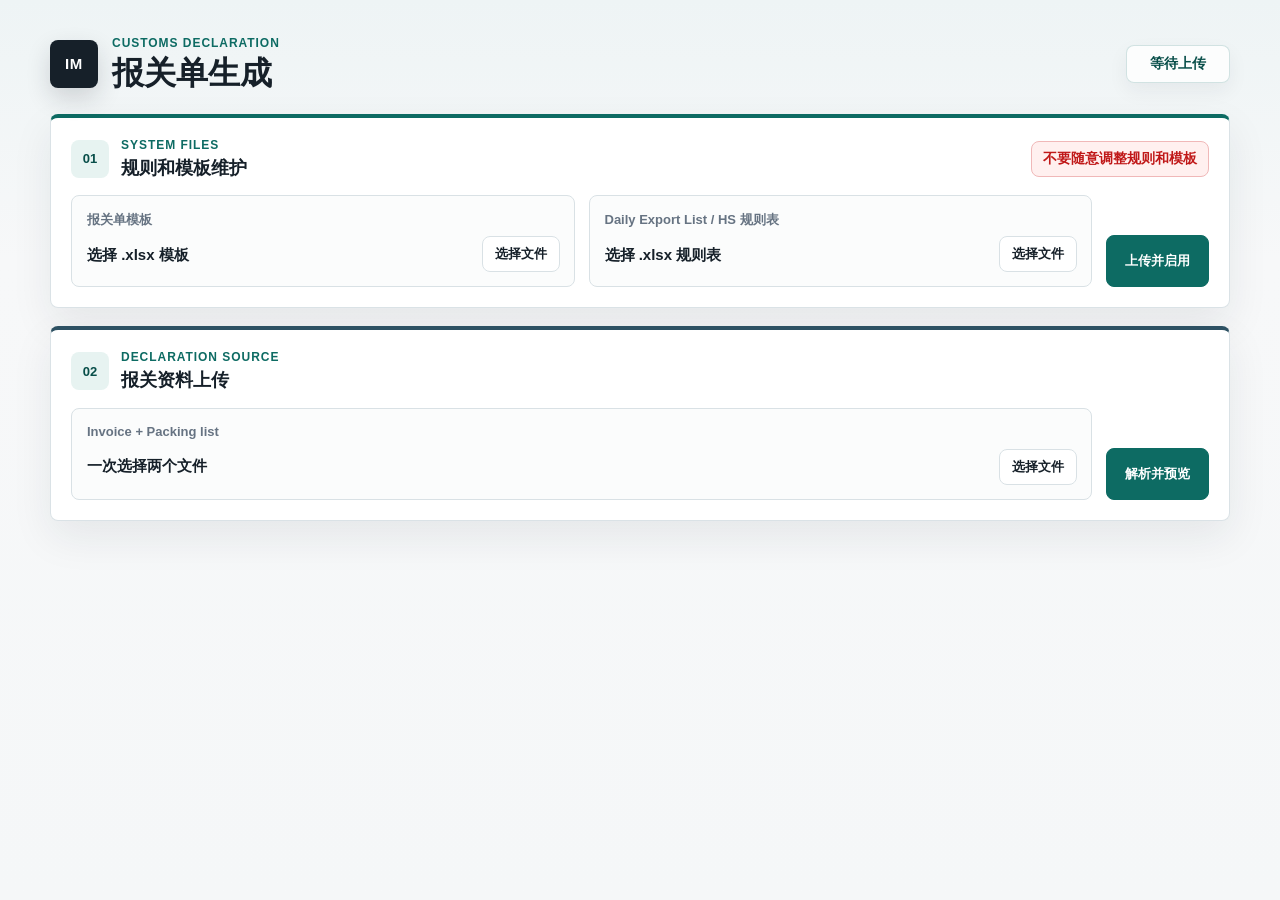
<file: static/index.html>
<!doctype html>
<html lang="zh-CN">
<head>
  <meta charset="utf-8">
  <meta name="viewport" content="width=device-width, initial-scale=1">
  <title>报关单生成</title>
  <link rel="stylesheet" href="/static/styles.css">
</head>
<body>
  <main class="shell">
    <section class="workspace">
      <header class="topbar">
        <div class="brand-lockup">
          <span class="brand-mark">IM</span>
          <div>
            <p class="eyebrow">Customs Declaration</p>
            <h1>报关单生成</h1>
          </div>
        </div>
        <span class="status" id="status">等待上传</span>
      </header>

      <section class="panel admin-panel" id="adminPanel">
        <div class="section-head">
          <div class="section-title">
            <span class="section-index">01</span>
            <div>
              <p class="section-kicker">System Files</p>
              <h2>规则和模板维护</h2>
            </div>
          </div>
          <span class="danger-note">不要随意调整规则和模板</span>
        </div>
        <form id="adminForm" class="admin-form">
          <div class="maintenance-grid">
            <label class="file-drop">
              <span>报关单模板</span>
              <strong id="templateName">选择 .xlsx 模板</strong>
              <input id="template" name="template" type="file" accept=".xlsx">
            </label>

            <label class="file-drop">
              <span>Daily Export List / HS 规则表</span>
              <strong id="rulesName">选择 .xlsx 规则表</strong>
              <input id="rules" name="rules" type="file" accept=".xlsx">
            </label>

            <button class="primary" type="submit">上传并启用</button>
          </div>
        </form>
        <pre class="admin-result" id="adminResult" hidden></pre>
      </section>

      <section class="panel upload-panel">
        <div class="section-head">
          <div class="section-title">
            <span class="section-index">02</span>
            <div>
              <p class="section-kicker">Declaration Source</p>
              <h2>报关资料上传</h2>
            </div>
          </div>
        </div>
        <form id="uploadForm">
          <label class="file-drop">
            <span>Invoice + Packing list</span>
            <strong id="documentsName">一次选择两个文件</strong>
            <input id="documents" name="documents" type="file" accept=".xls,.xlsx" multiple required>
          </label>
          <button class="primary" type="submit">解析并预览</button>
        </form>
      </section>

      <section class="summary-grid" id="summary" hidden>
        <div class="metric">
          <span>合同号</span>
          <strong data-field="contractNo">-</strong>
        </div>
        <div class="metric">
          <span>件数</span>
          <strong data-field="packageCount">-</strong>
        </div>
        <div class="metric">
          <span>毛重</span>
          <strong data-field="grossWeight">-</strong>
        </div>
        <div class="metric">
          <span>净重</span>
          <strong data-field="netWeight">-</strong>
        </div>
        <div class="metric">
          <span>总数量</span>
          <strong data-field="totalQuantity">-</strong>
        </div>
        <div class="metric">
          <span>总金额</span>
          <strong data-field="totalAmount">-</strong>
        </div>
      </section>

      <section class="panel" id="previewPanel" hidden>
        <div class="panel-title">
          <h2>预览</h2>
          <div class="panel-actions">
            <button class="secondary" id="previewToggle" type="button" aria-expanded="true">收起预览</button>
            <button class="primary" id="generateBtn" type="button">生成并下载</button>
          </div>
        </div>
        <div id="previewBody">
          <div class="details">
            <div><span>境外收货人</span><strong id="consignee">-</strong></div>
            <div><span>成交方式</span><strong id="tradeTerm">-</strong></div>
            <div><span>币制</span><strong id="currency">-</strong></div>
          </div>
          <div class="warnings" id="warnings" hidden></div>
          <div class="table-wrap">
            <table>
              <thead>
                <tr>
                  <th>项号</th>
                  <th>HS Code</th>
                  <th>商品名称</th>
                  <th>品牌</th>
                  <th>数量</th>
                  <th>净重</th>
                  <th>金额</th>
                  <th>币制</th>
                </tr>
              </thead>
              <tbody id="lines"></tbody>
            </table>
          </div>
        </div>
      </section>
    </section>
  </main>
  <script src="/static/app.js"></script>
</body>
</html>
</file>
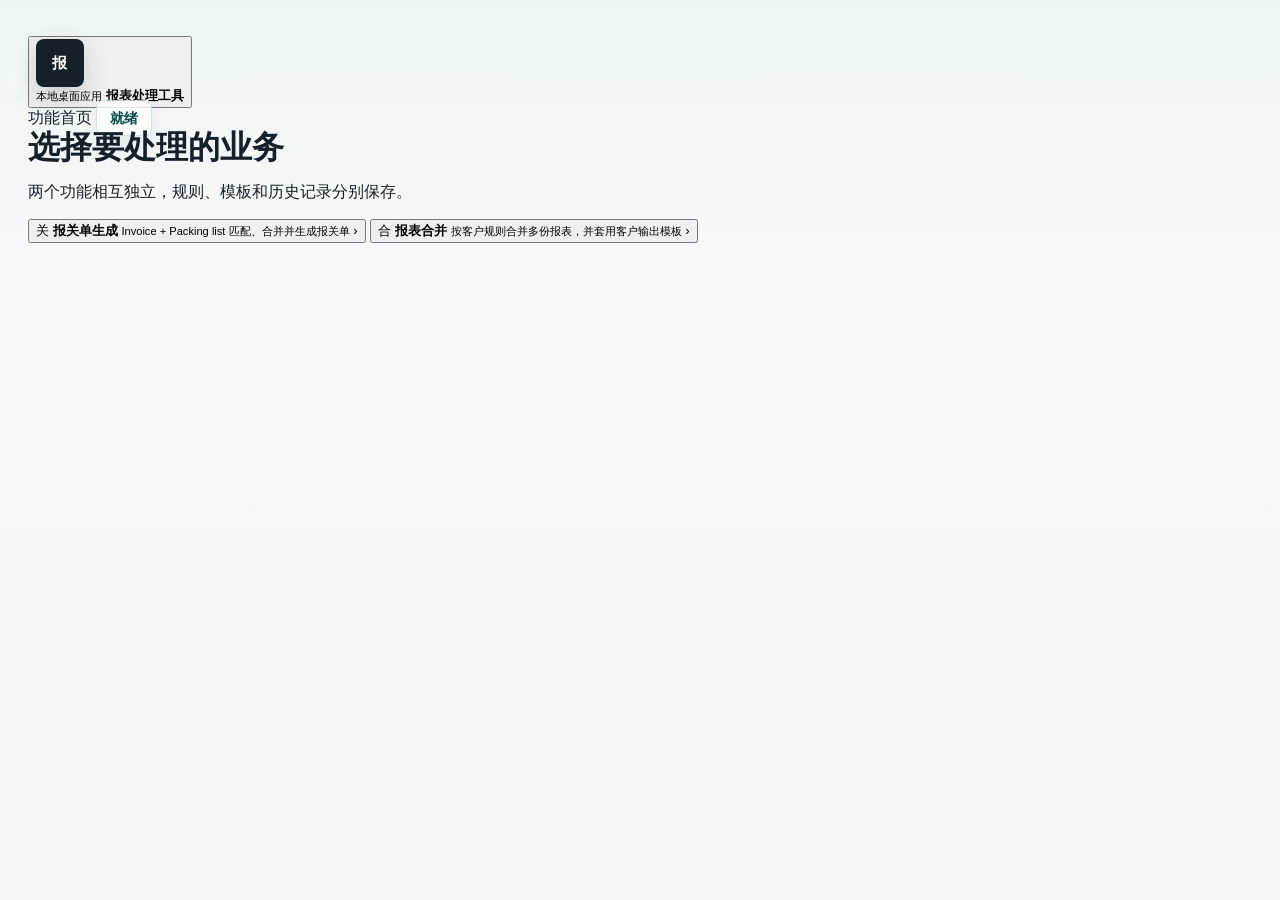
<file: local_desktop_app/static/index.html>
<!doctype html>
<html lang="zh-CN">
<head>
  <meta charset="utf-8">
  <meta name="viewport" content="width=device-width, initial-scale=1">
  <title>报表处理工具</title>
  <link rel="stylesheet" href="/static/styles.css">
</head>
<body>
  <main class="shell">
    <header class="app-header">
      <button class="brand-button" id="homeButton" type="button" title="返回功能首页">
        <span class="brand-mark">报</span>
        <span>
          <small>本地桌面应用</small>
          <strong>报表处理工具</strong>
        </span>
      </button>
      <div class="header-right">
        <span class="breadcrumb" id="breadcrumb">功能首页</span>
        <span class="status" id="status">就绪</span>
      </div>
    </header>

    <section class="home-view" id="homeView">
      <div class="home-heading">
        <h1>选择要处理的业务</h1>
        <p>两个功能相互独立，规则、模板和历史记录分别保存。</p>
      </div>
      <div class="entry-grid">
        <button class="entry-card declaration-entry" type="button" data-open-module="declaration">
          <span class="entry-icon">关</span>
          <span class="entry-copy">
            <strong>报关单生成</strong>
            <small>Invoice + Packing list 匹配、合并并生成报关单</small>
          </span>
          <span class="entry-arrow" aria-hidden="true">›</span>
        </button>
        <button class="entry-card merge-entry" type="button" data-open-module="merge">
          <span class="entry-icon">合</span>
          <span class="entry-copy">
            <strong>报表合并</strong>
            <small>按客户规则合并多份报表，并套用客户输出模板</small>
          </span>
          <span class="entry-arrow" aria-hidden="true">›</span>
        </button>
      </div>
    </section>

    <section class="module-view" id="declarationView" data-module-view="declaration" hidden>
      <div class="module-heading">
        <div>
          <p class="eyebrow">Customs Declaration</p>
          <h1>报关单生成</h1>
        </div>
        <button class="secondary compact-button" type="button" data-go-home>‹ 返回功能首页</button>
      </div>
      <nav class="tabs" aria-label="报关单生成功能">
        <button class="tab active" type="button" data-module="declaration" data-tab="work">生成报关单</button>
        <button class="tab" type="button" data-module="declaration" data-tab="config">规则与模板</button>
        <button class="tab" type="button" data-module="declaration" data-tab="recent">最近记录</button>
        <button class="tab" type="button" data-module="declaration" data-tab="history">历史查询</button>
      </nav>

      <div class="tab-panel" data-module="declaration" data-panel="work">
        <section class="panel upload-panel">
          <div class="section-head">
            <div>
              <span class="step-label">步骤 1</span>
              <h2>上传报关资料</h2>
            </div>
            <span class="soft-note">一次选择 Invoice 和 Packing list 两个文件</span>
          </div>
          <form id="d-upload-form" class="upload-row">
            <label class="file-drop">
              <span>Invoice + Packing list</span>
              <strong id="d-documents-name">选择两个 .xls / .xlsx 文件</strong>
              <input id="d-documents" name="documents" type="file" accept=".xls,.xlsx" multiple required>
            </label>
            <button class="primary" type="submit">解析并预览</button>
          </form>
        </section>

        <section class="summary-grid declaration-summary" id="d-summary" hidden>
          <div class="metric"><span>合同号</span><strong data-d-field="contractNo">-</strong></div>
          <div class="metric"><span>件数</span><strong data-d-field="packageCount">-</strong></div>
          <div class="metric"><span>毛重</span><strong data-d-field="grossWeight">-</strong></div>
          <div class="metric"><span>净重</span><strong data-d-field="netWeight">-</strong></div>
          <div class="metric"><span>总数量</span><strong data-d-field="totalQuantity">-</strong></div>
          <div class="metric"><span>总金额</span><strong data-d-field="totalAmount">-</strong></div>
        </section>

        <section class="panel preview-panel" id="d-preview-panel" hidden>
          <div class="section-head">
            <div>
              <span class="step-label">步骤 2</span>
              <h2>报关单预览</h2>
            </div>
            <div class="panel-actions">
              <button class="secondary" id="d-preview-toggle" type="button">收起预览</button>
              <button class="primary" id="d-generate" type="button">生成并下载</button>
            </div>
          </div>
          <div id="d-preview-body">
            <div class="details-grid">
              <div><span>境外收货人</span><strong id="d-consignee">-</strong></div>
              <div><span>成交方式</span><strong id="d-trade-term">-</strong></div>
              <div><span>币制</span><strong id="d-currency">-</strong></div>
            </div>
            <div class="warnings" id="d-warnings" hidden></div>
            <div class="table-wrap">
              <table class="declaration-table">
                <thead>
                  <tr>
                    <th>项号</th><th>HS Code</th><th>商品名称</th><th>品牌</th>
                    <th>数量</th><th>净重</th><th>金额</th><th>币制</th>
                  </tr>
                </thead>
                <tbody id="d-lines"></tbody>
              </table>
            </div>
          </div>
        </section>
      </div>

      <div class="tab-panel" data-module="declaration" data-panel="config" hidden>
        <section class="panel config-panel">
          <div class="section-head">
            <div>
              <span class="step-label">独立配置</span>
              <h2>报关单规则与模板</h2>
            </div>
            <span class="soft-note">上传成功后仅影响报关单生成</span>
          </div>
          <div class="active-config" id="d-active-config">
            <div class="config-item"><span>当前报关单模板</span><strong>读取中</strong></div>
            <div class="config-item"><span>当前匹配规则</span><strong>读取中</strong></div>
          </div>
          <form id="d-config-form" class="maintenance-grid">
            <label class="file-drop">
              <span>报关单生成模板</span>
              <strong id="d-template-name">选择 .xlsx 模板</strong>
              <input id="d-template" name="template" type="file" accept=".xlsx">
            </label>
            <label class="file-drop">
              <span>报关单匹配规则</span>
              <strong id="d-rules-name">选择 .xlsx 规则表</strong>
              <input id="d-rules" name="rules" type="file" accept=".xlsx">
            </label>
            <button class="primary" type="submit">验证并启用</button>
          </form>
          <div class="inline-result" id="d-config-result" hidden></div>
        </section>
      </div>

      <div class="tab-panel" data-module="declaration" data-panel="recent" hidden>
        <section class="panel history-panel">
          <div class="section-head">
            <div>
              <span class="step-label">最近 5 条</span>
              <h2>最近上传记录</h2>
            </div>
            <button class="secondary compact-button" id="d-refresh-history" type="button">刷新</button>
          </div>
          <div class="history-list" id="d-history-list"><div class="empty-state">暂无历史记录</div></div>
        </section>
      </div>

      <div class="tab-panel" data-module="declaration" data-panel="history" hidden>
        <section class="panel history-panel">
          <div class="section-head">
            <div>
              <span class="step-label">每页最多 50 条</span>
              <h2>按时间查询历史</h2>
            </div>
          </div>
          <form class="history-search" id="d-history-search-form">
            <label><span>开始时间</span><input id="d-history-start" type="datetime-local"></label>
            <label><span>结束时间</span><input id="d-history-end" type="datetime-local"></label>
            <button class="secondary" type="submit">查询</button>
          </form>
          <div class="history-search-summary" id="d-history-search-summary">请选择时间段查询</div>
          <div class="history-pager" id="d-history-pager" hidden></div>
          <div class="history-list" id="d-history-search-list"><div class="empty-state">暂无查询结果</div></div>
        </section>
      </div>
    </section>

    <section class="module-view" id="mergeView" data-module-view="merge" hidden>
      <div class="module-heading">
        <div>
          <p class="eyebrow merge-eyebrow">Report Merge</p>
          <h1>报表合并</h1>
        </div>
        <button class="secondary compact-button" type="button" data-go-home>‹ 返回功能首页</button>
      </div>
      <nav class="tabs merge-tabs" aria-label="报表合并功能">
        <button class="tab active" type="button" data-module="merge" data-tab="work">合并报表</button>
        <button class="tab" type="button" data-module="merge" data-tab="config">规则与模板</button>
        <button class="tab" type="button" data-module="merge" data-tab="recent">最近记录</button>
        <button class="tab" type="button" data-module="merge" data-tab="history">历史查询</button>
      </nav>

      <div class="tab-panel" data-module="merge" data-panel="work">
        <section class="panel upload-panel merge-accent">
          <div class="section-head">
            <div>
              <span class="step-label">步骤 1</span>
              <h2>上传待合并报表</h2>
            </div>
            <span class="file-count" id="m-file-count">0 / 30</span>
          </div>
          <form id="m-upload-form" class="upload-row">
            <label class="file-drop">
              <span>源报表</span>
              <strong id="m-documents-name">一次选择 1～30 份 .xls / .xlsx</strong>
              <input id="m-documents" name="documents" type="file" accept=".xls,.xlsx" multiple required>
            </label>
            <button class="primary merge-primary" type="submit">解析并预览</button>
          </form>
        </section>

        <section class="summary-grid merge-summary" id="m-summary" hidden>
          <div class="metric"><span>源文件</span><strong data-m-field="sourceCount">-</strong></div>
          <div class="metric"><span>输出明细</span><strong data-m-field="rowCount">-</strong></div>
          <div class="metric"><span>数量合计</span><strong data-m-field="totalQuantity">-</strong></div>
          <div class="metric"><span>金额合计</span><strong data-m-field="totalAmount">-</strong></div>
          <div class="metric metric-ok"><span>精确匹配</span><strong data-m-field="exactCount">-</strong></div>
          <div class="metric metric-warn"><span>命名规则</span><strong data-m-field="namingRuleCount">-</strong></div>
          <div class="metric metric-error"><span>未匹配</span><strong data-m-field="missingCount">-</strong></div>
        </section>

        <section class="panel preview-panel" id="m-preview-panel" hidden>
          <div class="section-head">
            <div>
              <span class="step-label">步骤 2</span>
              <h2>合并预览</h2>
              <p class="subtle" id="m-preview-meta"></p>
            </div>
            <div class="panel-actions">
              <button class="secondary" id="m-preview-toggle" type="button">收起预览</button>
              <button class="primary merge-primary" id="m-generate" type="button" disabled>确认并生成</button>
            </div>
          </div>
          <div id="m-preview-body">
            <div class="legend">
              <span><i class="legend-dot exact"></i>精确匹配</span>
              <span><i class="legend-dot fallback"></i>命名规则匹配，需复核</span>
              <span><i class="legend-dot missing"></i>未匹配或冲突，字段留空</span>
            </div>
            <div class="warnings" id="m-warnings" hidden></div>
            <label class="confirm-box" id="m-confirm-box" hidden>
              <input id="m-warning-confirm" type="checkbox">
              <span>我已核对黄色命名规则匹配和红色未匹配/冲突项目，确认按当前预览生成。</span>
            </label>
            <div class="preview-limit" id="m-preview-limit" hidden></div>
            <div class="table-wrap">
              <table class="merge-table">
                <thead>
                  <tr>
                    <th>来源文件</th><th>Serial No.</th><th>项号</th><th>QAD PN</th>
                    <th>数量</th><th>金额</th><th>币种</th><th>提货日期</th>
                    <th>Ship to</th><th>商品名称及规格型号</th><th>商品编号</th><th>匹配结果</th>
                  </tr>
                </thead>
                <tbody id="m-preview-rows"></tbody>
              </table>
            </div>
          </div>
        </section>
      </div>

      <div class="tab-panel" data-module="merge" data-panel="config" hidden>
        <section class="panel config-panel merge-accent">
          <div class="section-head">
            <div>
              <span class="step-label">独立配置</span>
              <h2>合并规则与生成模板</h2>
            </div>
            <span class="soft-note">上传成功后仅影响报表合并</span>
          </div>
          <div class="active-config" id="m-active-config">
            <div class="config-item"><span>当前合并生成模板</span><strong>读取中</strong></div>
            <div class="config-item"><span>当前合并规则</span><strong>读取中</strong></div>
          </div>
          <form id="m-config-form" class="maintenance-grid">
            <label class="file-drop">
              <span>合并后的生成模板</span>
              <strong id="m-template-name">选择 .xlsx 模板</strong>
              <input id="m-template" name="template" type="file" accept=".xlsx">
            </label>
            <label class="file-drop">
              <span>报表合并规则</span>
              <strong id="m-rules-name">选择 .xlsx 规则</strong>
              <input id="m-rules" name="rules" type="file" accept=".xlsx">
            </label>
            <button class="primary merge-primary" type="submit">验证并启用</button>
          </form>
          <div class="inline-result" id="m-config-result" hidden></div>
        </section>
      </div>

      <div class="tab-panel" data-module="merge" data-panel="recent" hidden>
        <section class="panel history-panel">
          <div class="section-head">
            <div>
              <span class="step-label">最近 5 条</span>
              <h2>最近合并记录</h2>
            </div>
            <button class="secondary compact-button" id="m-refresh-history" type="button">刷新</button>
          </div>
          <div class="history-list" id="m-history-list"><div class="empty-state">暂无历史记录</div></div>
        </section>
      </div>

      <div class="tab-panel" data-module="merge" data-panel="history" hidden>
        <section class="panel history-panel">
          <div class="section-head">
            <div>
              <span class="step-label">每页最多 50 条</span>
              <h2>按时间查询历史</h2>
            </div>
          </div>
          <form class="history-search" id="m-history-search-form">
            <label><span>开始时间</span><input id="m-history-start" type="datetime-local"></label>
            <label><span>结束时间</span><input id="m-history-end" type="datetime-local"></label>
            <button class="secondary" type="submit">查询</button>
          </form>
          <div class="history-search-summary" id="m-history-search-summary">请选择时间段查询</div>
          <div class="history-pager" id="m-history-pager" hidden></div>
          <div class="history-list" id="m-history-search-list"><div class="empty-state">暂无查询结果</div></div>
        </section>
      </div>
    </section>
  </main>
  <script src="/static/app.js"></script>
</body>
</html>
</file>
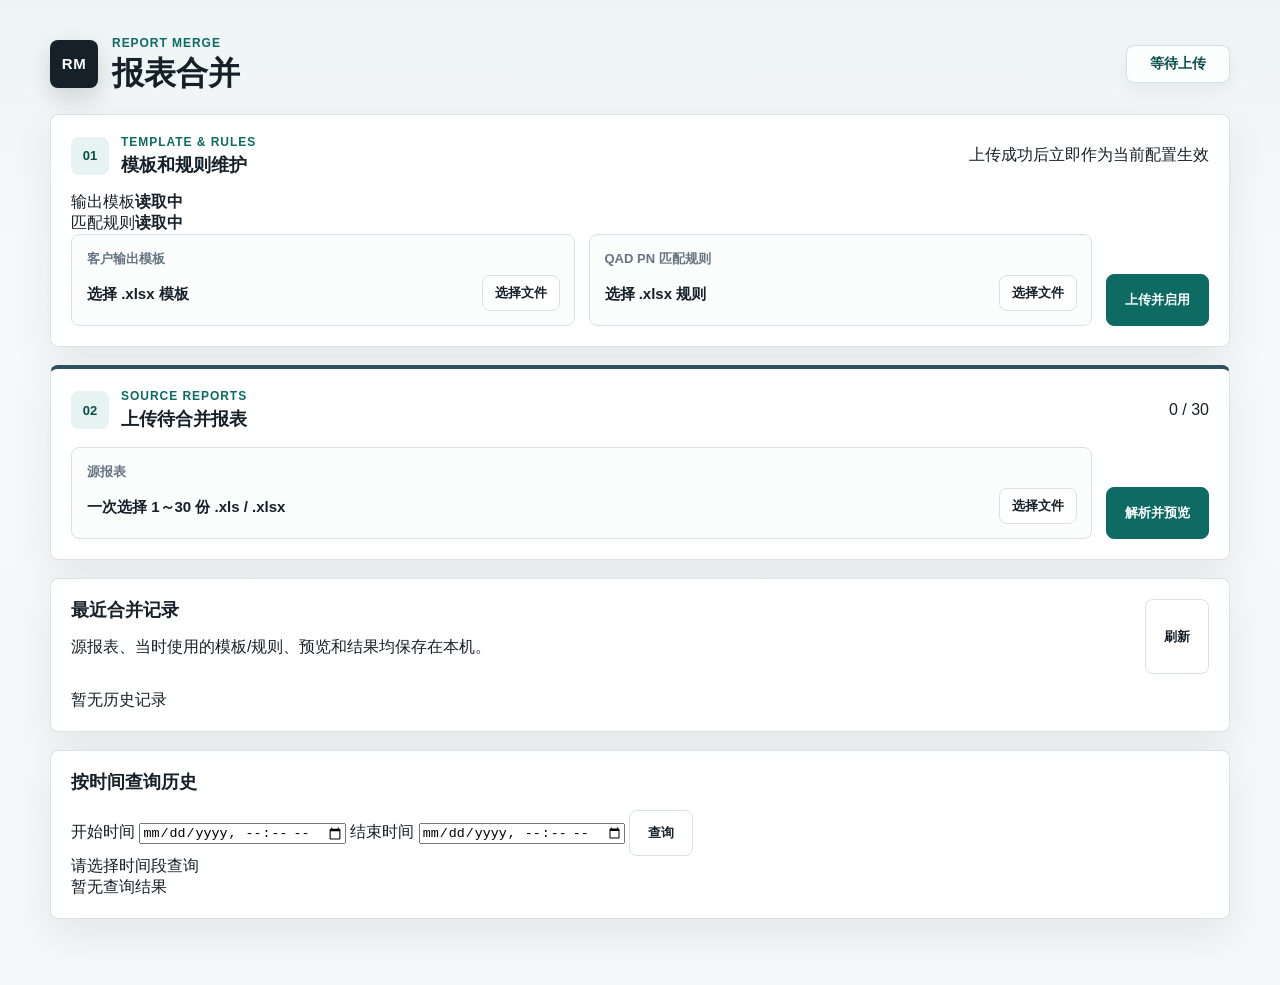
<file: 报表合并/static/index.html>
<!doctype html>
<html lang="zh-CN">
<head>
  <meta charset="utf-8">
  <meta name="viewport" content="width=device-width, initial-scale=1">
  <title>报表合并</title>
  <link rel="stylesheet" href="/static/styles.css">
</head>
<body>
  <main class="shell">
    <section class="workspace">
      <header class="topbar">
        <div class="brand-lockup">
          <span class="brand-mark">RM</span>
          <div>
            <p class="eyebrow">Report Merge</p>
            <h1>报表合并</h1>
          </div>
        </div>
        <span class="status" id="status">等待上传</span>
      </header>

      <section class="panel config-panel">
        <div class="section-head">
          <div class="section-title">
            <span class="section-index">01</span>
            <div>
              <p class="section-kicker">Template & Rules</p>
              <h2>模板和规则维护</h2>
            </div>
          </div>
          <span class="note">上传成功后立即作为当前配置生效</span>
        </div>

        <div class="active-config" id="activeConfig">
          <div class="config-card"><span>输出模板</span><strong>读取中</strong></div>
          <div class="config-card"><span>匹配规则</span><strong>读取中</strong></div>
        </div>

        <form id="configForm" class="maintenance-grid">
          <label class="file-drop">
            <span>客户输出模板</span>
            <strong id="templateName">选择 .xlsx 模板</strong>
            <input id="template" name="template" type="file" accept=".xlsx">
          </label>
          <label class="file-drop">
            <span>QAD PN 匹配规则</span>
            <strong id="rulesName">选择 .xlsx 规则</strong>
            <input id="rules" name="rules" type="file" accept=".xlsx">
          </label>
          <button class="primary" type="submit">上传并启用</button>
        </form>
        <div class="inline-result" id="configResult" hidden></div>
      </section>

      <section class="panel upload-panel">
        <div class="section-head">
          <div class="section-title">
            <span class="section-index">02</span>
            <div>
              <p class="section-kicker">Source Reports</p>
              <h2>上传待合并报表</h2>
            </div>
          </div>
          <span class="file-count" id="fileCount">0 / 30</span>
        </div>
        <form id="uploadForm">
          <label class="file-drop source-drop">
            <span>源报表</span>
            <strong id="documentsName">一次选择 1～30 份 .xls / .xlsx</strong>
            <input id="documents" name="documents" type="file" accept=".xls,.xlsx" multiple required>
          </label>
          <button class="primary" type="submit">解析并预览</button>
        </form>
      </section>

      <section class="summary-grid" id="summary" hidden>
        <div class="metric"><span>源文件</span><strong data-field="sourceCount">-</strong></div>
        <div class="metric"><span>输出明细</span><strong data-field="rowCount">-</strong></div>
        <div class="metric"><span>数量合计</span><strong data-field="totalQuantity">-</strong></div>
        <div class="metric"><span>金额合计</span><strong data-field="totalAmount">-</strong></div>
        <div class="metric metric-ok"><span>精确匹配</span><strong data-field="exactCount">-</strong></div>
        <div class="metric metric-warn"><span>命名规则匹配</span><strong data-field="namingRuleCount">-</strong></div>
        <div class="metric metric-error"><span>完全未匹配</span><strong data-field="missingCount">-</strong></div>
      </section>

      <section class="panel preview-panel" id="previewPanel" hidden>
        <div class="panel-title">
          <div>
            <h2>合并预览</h2>
            <p class="subtle" id="previewMeta"></p>
          </div>
          <div class="panel-actions">
            <button class="secondary" id="previewToggle" type="button" aria-expanded="true">收起预览</button>
            <button class="primary" id="generateBtn" type="button" disabled>确认并生成</button>
          </div>
        </div>

        <div id="previewBody">
          <div class="legend">
            <span><i class="legend-dot exact"></i>精确匹配</span>
            <span><i class="legend-dot fallback"></i>命名规则匹配，需复核</span>
            <span><i class="legend-dot missing"></i>未匹配或规则冲突，字段留空</span>
          </div>

          <div class="warnings" id="warnings" hidden></div>

          <label class="confirm-box" id="confirmBox" hidden>
            <input id="warningConfirm" type="checkbox">
            <span>我已核对黄色命名规则匹配和红色未匹配/冲突项目，确认按当前预览生成。</span>
          </label>

          <div class="preview-limit" id="previewLimit" hidden></div>

          <div class="table-wrap">
            <table>
              <thead>
                <tr>
                  <th>来源文件</th>
                  <th>Serial No.</th>
                  <th>项号</th>
                  <th>QAD PN</th>
                  <th>数量</th>
                  <th>金额</th>
                  <th>币种</th>
                  <th>提货日期</th>
                  <th>Ship to</th>
                  <th>商品名称及规格型号</th>
                  <th>商品编号</th>
                  <th>匹配结果</th>
                </tr>
              </thead>
              <tbody id="previewRows"></tbody>
            </table>
          </div>
        </div>
      </section>

      <section class="panel history-panel">
        <div class="panel-title">
          <div>
            <h2>最近合并记录</h2>
            <p class="subtle">源报表、当时使用的模板/规则、预览和结果均保存在本机。</p>
          </div>
          <button class="secondary" id="refreshHistoryBtn" type="button">刷新</button>
        </div>
        <div class="history-list" id="historyList">
          <div class="empty-state">暂无历史记录</div>
        </div>
      </section>

      <section class="panel history-panel">
        <div class="panel-title">
          <h2>按时间查询历史</h2>
        </div>
        <form class="history-search" id="historySearchForm">
          <label>
            <span>开始时间</span>
            <input id="historyStart" name="start" type="datetime-local">
          </label>
          <label>
            <span>结束时间</span>
            <input id="historyEnd" name="end" type="datetime-local">
          </label>
          <button class="secondary" type="submit">查询</button>
        </form>
        <div class="history-search-summary" id="historySearchSummary">请选择时间段查询</div>
        <div class="history-pager" id="historyPager" hidden></div>
        <div class="history-list" id="historySearchList">
          <div class="empty-state">暂无查询结果</div>
        </div>
      </section>
    </section>
  </main>
  <script src="/static/app.js"></script>
</body>
</html>
</file>
<file: static/styles.css>
:root {
  color-scheme: light;
  --bg: #f5f7f8;
  --ink: #162029;
  --muted: #667382;
  --soft: #eef3f4;
  --line: #d9e1e5;
  --panel: #ffffff;
  --accent: #0d6b63;
  --accent-dark: #084e49;
  --accent-soft: #e7f3f1;
  --danger: #c01818;
  --danger-bg: #fff0ef;
  --shadow: 0 16px 42px rgba(29, 42, 54, .08);
}

* {
  box-sizing: border-box;
}

[hidden] {
  display: none !important;
}

body {
  margin: 0;
  background:
    linear-gradient(180deg, #eef4f5 0, #f7f8f9 260px, var(--bg) 100%);
  color: var(--ink);
  font-family: -apple-system, BlinkMacSystemFont, "Segoe UI", "PingFang SC", "Microsoft YaHei", sans-serif;
}

.shell {
  min-height: 100vh;
  padding: 36px 28px 48px;
}

.shell.compact {
  max-width: 880px;
  margin: 0 auto;
}

.workspace {
  max-width: 1180px;
  margin: 0 auto;
}

.topbar {
  display: flex;
  align-items: center;
  justify-content: space-between;
  gap: 24px;
  margin-bottom: 22px;
}

.brand-lockup {
  display: flex;
  align-items: center;
  gap: 14px;
  min-width: 0;
}

.brand-mark {
  display: grid;
  place-items: center;
  width: 48px;
  height: 48px;
  border-radius: 8px;
  background: var(--ink);
  color: #fff;
  font-size: 15px;
  font-weight: 800;
  letter-spacing: .04em;
  box-shadow: 0 10px 24px rgba(22, 32, 41, .16);
}

.eyebrow,
.section-kicker {
  margin: 0 0 5px;
  color: var(--accent);
  font-size: 12px;
  font-weight: 800;
  letter-spacing: .08em;
  text-transform: uppercase;
}

h1,
h2 {
  margin: 0;
  letter-spacing: 0;
}

h1 {
  font-size: 32px;
  line-height: 1.15;
}

h2 {
  font-size: 18px;
  line-height: 1.25;
}

.status {
  min-width: 104px;
  border: 1px solid rgba(13, 107, 99, .18);
  background: rgba(255, 255, 255, .78);
  padding: 9px 13px;
  border-radius: 8px;
  color: var(--accent-dark);
  font-size: 14px;
  font-weight: 700;
  text-align: center;
  box-shadow: 0 8px 20px rgba(29, 42, 54, .06);
}

.panel {
  background: rgba(255, 255, 255, .94);
  border: 1px solid rgba(217, 225, 229, .96);
  border-radius: 8px;
  padding: 20px;
  margin-bottom: 18px;
  box-shadow: var(--shadow);
}

.admin-panel {
  border-top: 4px solid var(--accent);
}

.upload-panel {
  border-top: 4px solid #2d5163;
}

.section-head,
.panel-title {
  display: flex;
  align-items: center;
  justify-content: space-between;
  gap: 16px;
  margin-bottom: 16px;
}

.section-title {
  display: flex;
  align-items: center;
  gap: 12px;
  min-width: 0;
}

.section-index {
  display: grid;
  place-items: center;
  width: 38px;
  height: 38px;
  border-radius: 8px;
  background: var(--accent-soft);
  color: var(--accent-dark);
  font-size: 13px;
  font-weight: 900;
}

.danger-note {
  border: 1px solid #f0b8b8;
  border-radius: 8px;
  background: var(--danger-bg);
  color: var(--danger);
  padding: 8px 11px;
  font-size: 14px;
  font-weight: 800;
  white-space: nowrap;
}

.upload-panel form,
.maintenance-grid {
  display: grid;
  grid-template-columns: minmax(260px, 1fr) auto;
  gap: 14px;
  align-items: stretch;
}

.maintenance-grid {
  grid-template-columns: minmax(220px, 1fr) minmax(220px, 1fr) auto;
}

.file-drop {
  position: relative;
  display: grid;
  gap: 8px;
  min-height: 92px;
  padding: 15px 126px 13px 15px;
  border: 1px solid var(--line);
  border-radius: 8px;
  background: #fbfcfc;
  cursor: pointer;
  transition: border-color .16s ease, box-shadow .16s ease, background .16s ease;
}

.file-drop:hover,
.file-drop:focus-within {
  border-color: rgba(13, 107, 99, .42);
  background: #fff;
  box-shadow: 0 0 0 4px rgba(13, 107, 99, .08);
}

.file-drop span {
  color: var(--muted);
  font-size: 13px;
  font-weight: 700;
}

.file-drop strong {
  color: var(--ink);
  font-size: 15px;
  line-height: 1.35;
  overflow-wrap: anywhere;
}

.file-drop::after {
  content: "选择文件";
  position: absolute;
  right: 14px;
  bottom: 14px;
  border: 1px solid var(--line);
  border-radius: 8px;
  background: #fff;
  color: var(--ink);
  padding: 8px 12px;
  font-size: 13px;
  font-weight: 800;
}

.file-drop input {
  position: absolute;
  inset: 0;
  width: 100%;
  opacity: 0;
  cursor: pointer;
}

.primary,
.secondary {
  align-self: stretch;
  border-radius: 8px;
  padding: 0 18px;
  min-height: 46px;
  font-weight: 800;
  cursor: pointer;
  transition: background .16s ease, border-color .16s ease, transform .16s ease, opacity .16s ease;
}

.primary {
  border: 1px solid var(--accent);
  background: var(--accent);
  color: #fff;
}

.primary:hover {
  border-color: var(--accent-dark);
  background: var(--accent-dark);
}

.secondary {
  border: 1px solid var(--line);
  background: #fff;
  color: var(--ink);
}

.secondary:hover {
  border-color: #9aa8b8;
  background: #f7f9fb;
}

.primary:disabled,
.secondary:disabled {
  cursor: wait;
  opacity: .65;
}

.primary:active,
.secondary:active {
  transform: translateY(1px);
}

.maintenance-grid > .primary,
.upload-panel form > .primary {
  align-self: end;
  min-height: 52px;
}

.admin-result {
  margin-top: 14px;
  border: 1px solid var(--line);
  border-radius: 8px;
  background: #f9fbfb;
  padding: 12px;
  color: var(--muted);
}

.summary-grid {
  display: grid;
  grid-template-columns: repeat(6, minmax(120px, 1fr));
  gap: 12px;
  margin-bottom: 18px;
}

.metric,
.details > div {
  background: #fff;
  border: 1px solid var(--line);
  border-radius: 8px;
  padding: 14px;
  min-width: 0;
}

.metric span,
.details span {
  display: block;
  color: var(--muted);
  font-size: 12px;
  font-weight: 700;
  margin-bottom: 6px;
}

.metric strong,
.details strong {
  display: block;
  overflow-wrap: anywhere;
}

.metric strong {
  font-size: 18px;
}

.details {
  display: grid;
  grid-template-columns: 2fr 1fr 1fr;
  gap: 12px;
  margin-bottom: 14px;
}

.warnings {
  border: 1px solid #edc06f;
  background: #fff7e8;
  color: #8f5200;
  border-radius: 8px;
  padding: 12px;
  margin-bottom: 14px;
  line-height: 1.55;
}

.panel-actions {
  display: flex;
  gap: 10px;
  justify-content: flex-end;
  align-items: stretch;
}

.panel-actions .primary,
.panel-actions .secondary {
  align-self: auto;
}

.table-wrap {
  width: 100%;
  overflow-x: auto;
  border: 1px solid var(--line);
  border-radius: 8px;
  background: #fff;
}

table {
  width: 100%;
  border-collapse: collapse;
  min-width: 900px;
}

th,
td {
  border-bottom: 1px solid var(--line);
  padding: 11px 12px;
  text-align: left;
  vertical-align: top;
}

th {
  background: #f0f5f5;
  color: #3c4b56;
  font-size: 13px;
  font-weight: 800;
}

td {
  color: #25313b;
  font-size: 14px;
}

tbody tr:hover {
  background: #f8fbfb;
}

pre {
  margin: 0;
  white-space: pre-wrap;
  overflow-wrap: anywhere;
}

@media (max-width: 900px) {
  .shell {
    padding: 18px;
  }

  .topbar,
  .section-head,
  .panel-title {
    align-items: stretch;
    flex-direction: column;
  }

  .brand-lockup {
    align-items: flex-start;
  }

  .danger-note {
    white-space: normal;
  }

  .upload-panel form,
  .maintenance-grid,
  .summary-grid,
  .details {
    grid-template-columns: 1fr;
  }

  .panel-actions {
    flex-direction: column;
  }

  .file-drop {
    padding-right: 15px;
    padding-bottom: 58px;
  }

  .file-drop::after {
    left: 14px;
    right: auto;
  }
}
</file>
